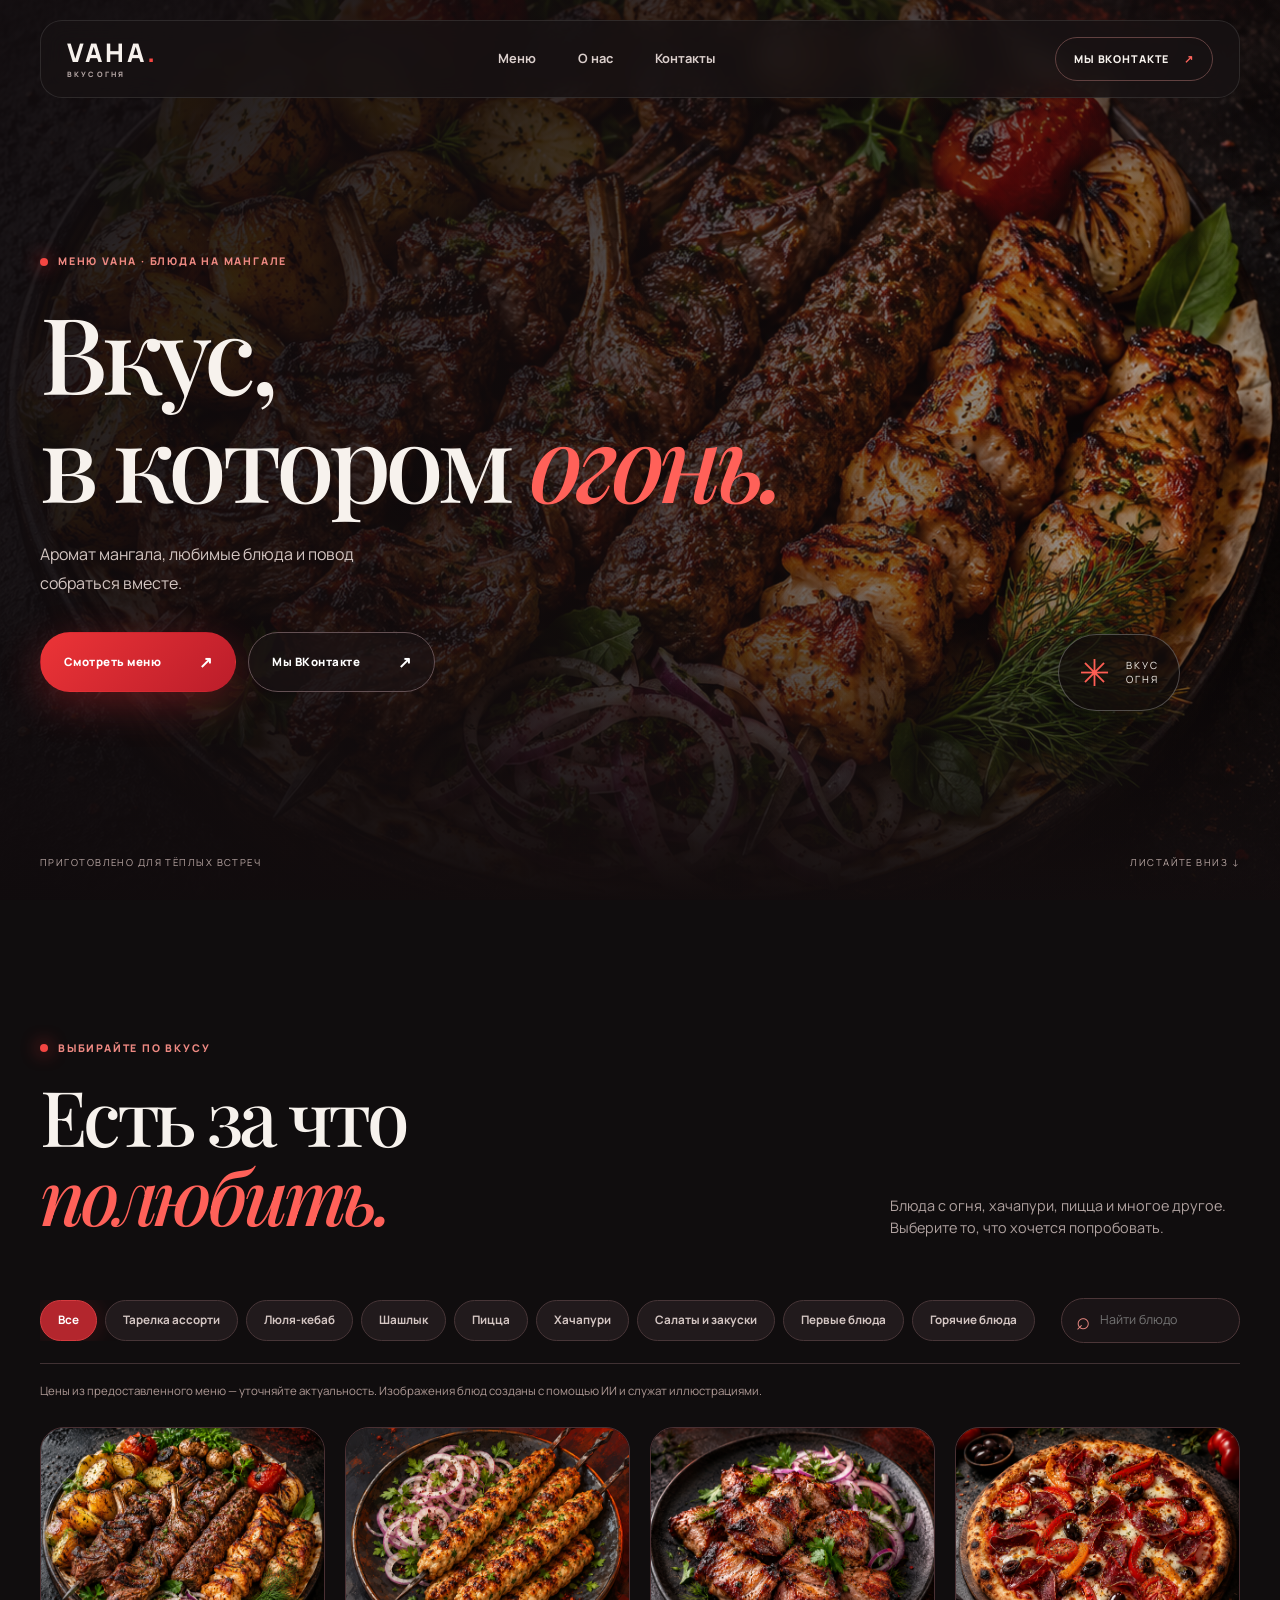
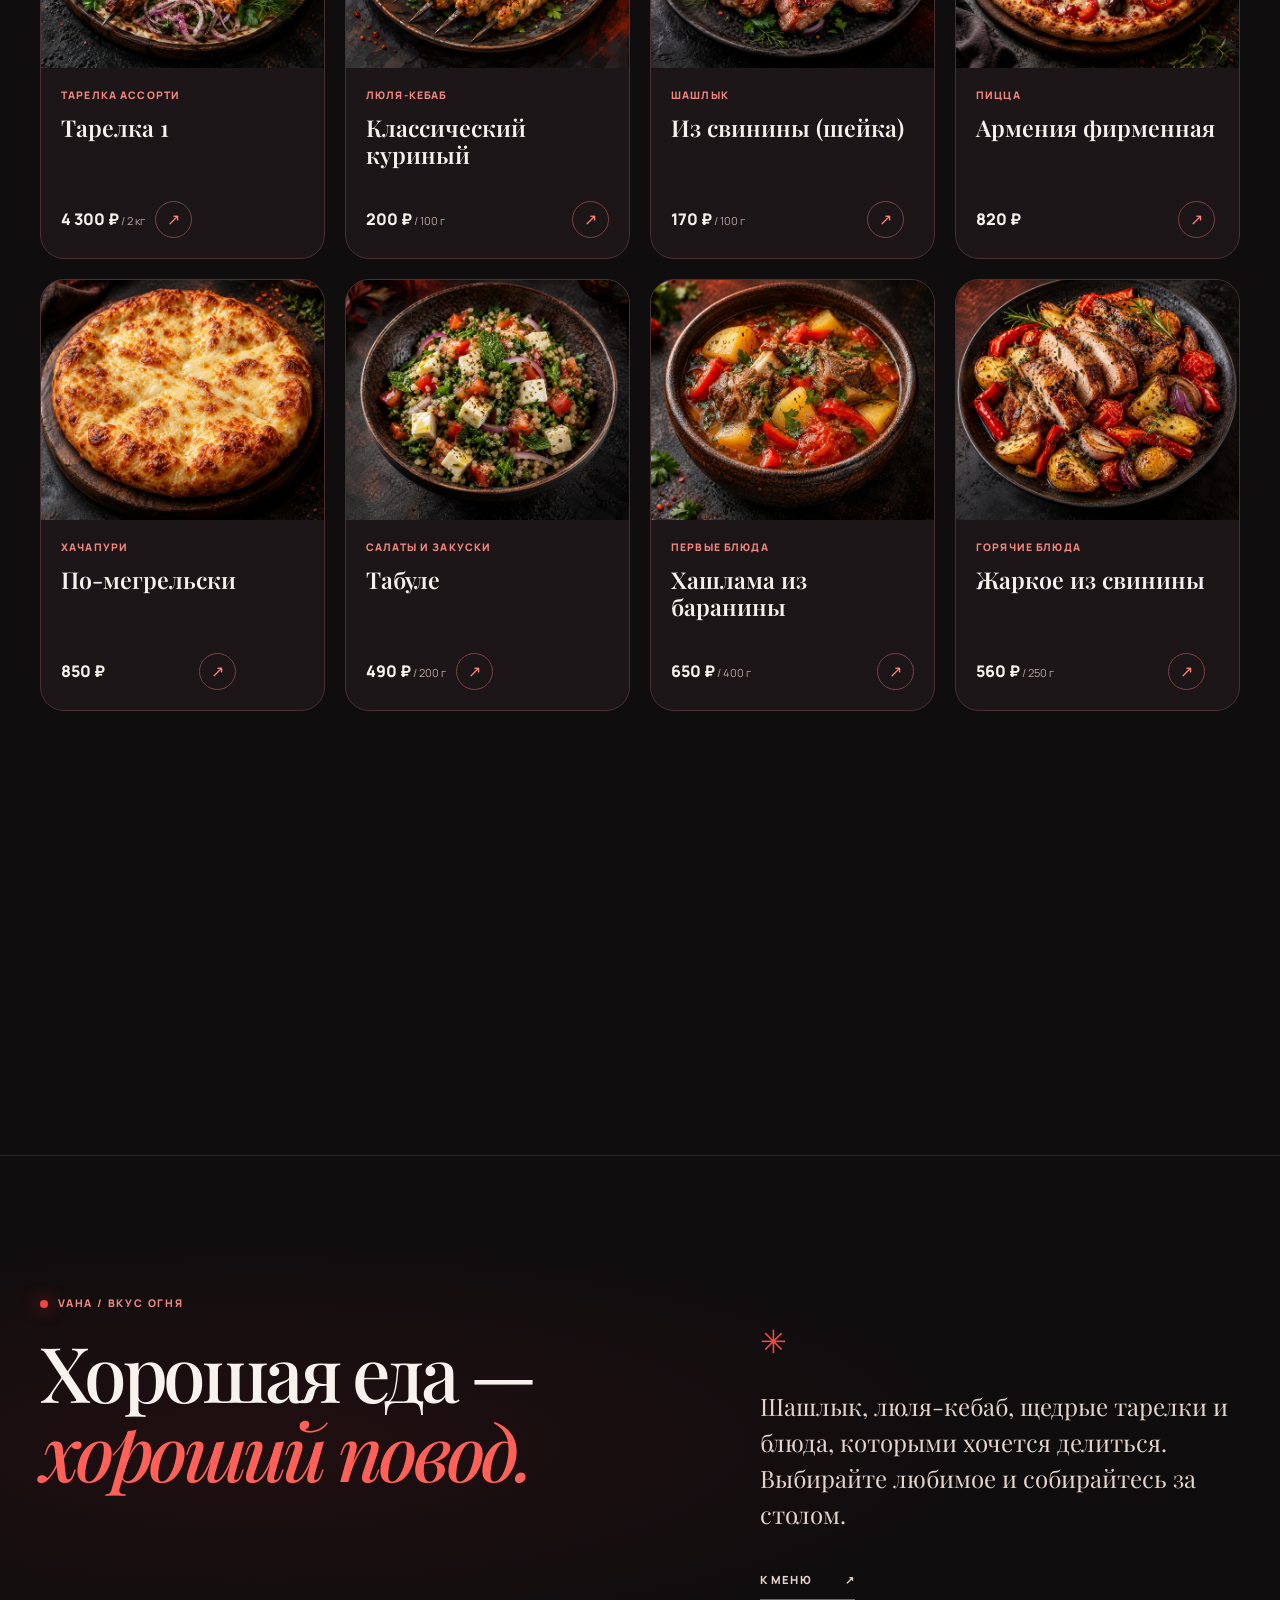
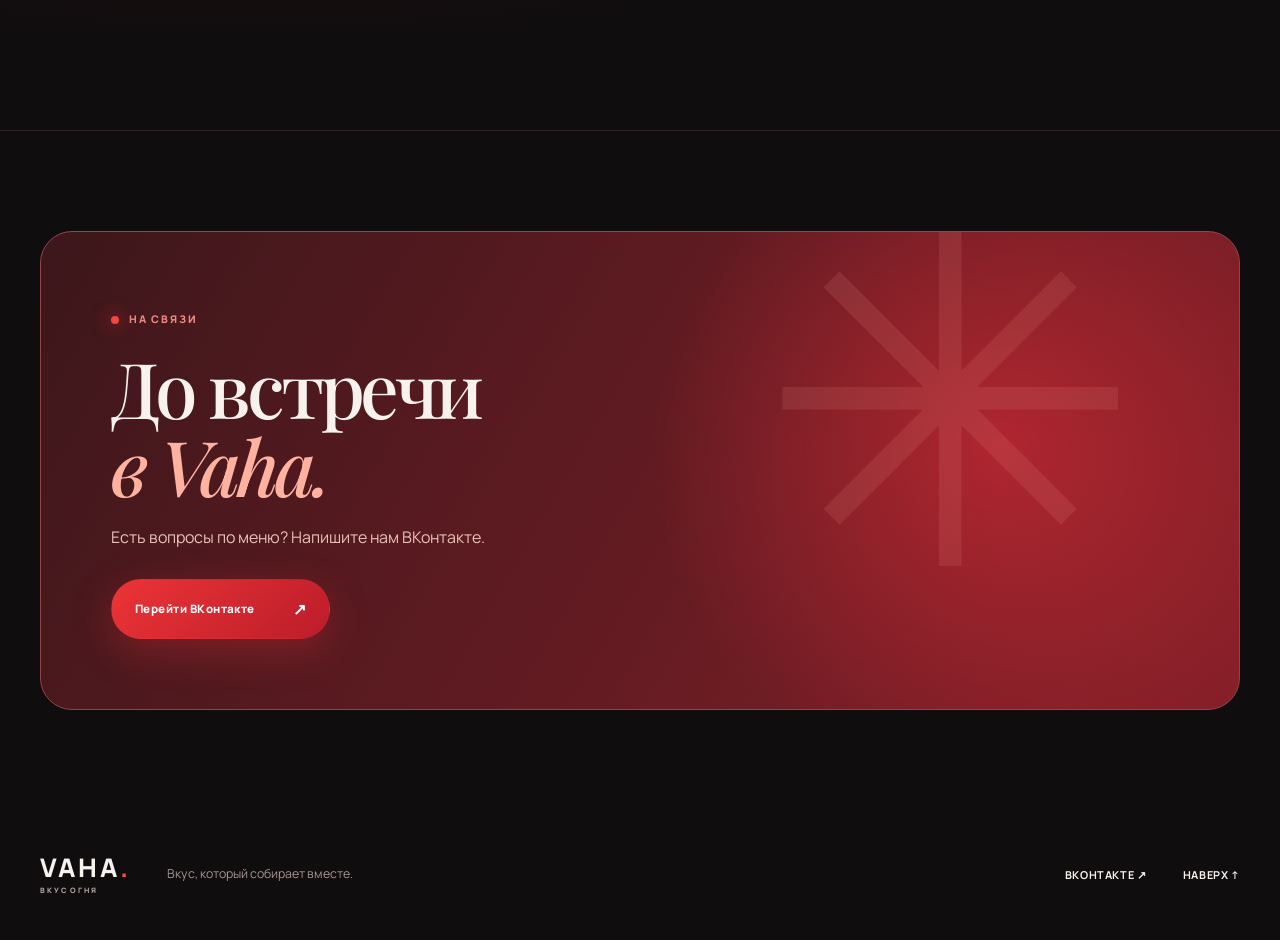
<file: index.html>
<!doctype html>
<html lang="ru"><head>
<meta charset="utf-8"><meta name="viewport" content="width=device-width, initial-scale=1"><meta name="theme-color" content="#100d0e">
<meta name="description" content="Vaha — блюда на мангале, люля-кебаб, пицца и хачапури.">
<title>VAHA — вкус огня</title><link rel="stylesheet" href="styles.css"><script src="menu.js" defer></script><script src="app.js" defer></script>
</head><body>
<a class="skip-link" href="#menu">Перейти к меню</a>
<header class="header" id="top"><div class="header-inner"><a class="brand" href="#top" aria-label="Vaha — на главную">VAHA<span>.</span><small>ВКУС ОГНЯ</small></a><nav class="navigation" id="navigation" aria-label="Основная навигация"><a href="#menu">Меню</a><a href="#about">О нас</a><a href="#contact">Контакты</a></nav><a class="header-cta" href="https://vk.ru/arm_mur89" target="_blank" rel="noopener noreferrer">МЫ ВКОНТАКТЕ <span>↗</span></a><button class="menu-toggle" type="button" aria-expanded="false" aria-controls="navigation"><span></span><span></span><span class="sr-only">Открыть меню</span></button></div></header>
<main>
<section class="hero"><div class="hero-image" aria-hidden="true"></div><div class="hero-shade"></div><div class="hero-inner"><div class="hero-content"><p class="eyebrow"><span></span> МЕНЮ VAHA · БЛЮДА НА МАНГАЛЕ</p><h1>Вкус,<br>в котором <em>огонь.</em></h1><p class="hero-copy">Аромат мангала, любимые блюда и повод собраться вместе.</p><div class="hero-actions"><a class="button primary" href="#menu">Смотреть меню <span>↗</span></a><a class="button ghost" href="https://vk.ru/arm_mur89" target="_blank" rel="noopener noreferrer">Мы ВКонтакте <span>↗</span></a></div></div><div class="hero-label" aria-hidden="true"><span>✳</span><p>ВКУС<br>ОГНЯ</p></div></div><div class="hero-foot"><span>ПРИГОТОВЛЕНО ДЛЯ ТЁПЛЫХ ВСТРЕЧ</span><a href="#menu">ЛИСТАЙТЕ ВНИЗ ↓</a></div></section>
<section class="menu-section wrap" id="menu"><div class="section-heading reveal"><div><p class="eyebrow"><span></span> ВЫБИРАЙТЕ ПО ВКУСУ</p><h2>Есть за что<br><em>полюбить.</em></h2></div><p>Блюда с огня, хачапури, пицца и многое другое. Выберите то, что хочется попробовать.</p></div><div class="menu-tools"><div class="filters" aria-label="Категории меню"></div><label class="search"><span aria-hidden="true">⌕</span><span class="sr-only">Найти блюдо</span><input type="search" id="menu-search" placeholder="Найти блюдо"></label></div><p class="menu-note">Цены из предоставленного меню — уточняйте актуальность. Изображения блюд созданы с помощью ИИ и служат иллюстрациями.</p><div class="dish-grid" id="dish-grid"></div><p class="empty" hidden>Ничего не найдено. Попробуйте другой запрос.</p><div class="more-card reveal"><div><p class="eyebrow"><span></span> БОЛЬШЕ ВКУСОВ</p><h3>Другие блюда<br><em>тоже ждут вас.</em></h3><p>Полный ассортимент и актуальные цены уточняйте на нашей странице.</p></div><a class="button ghost" href="https://vk.ru/arm_mur89" target="_blank" rel="noopener noreferrer">Перейти ВКонтакте <span>↗</span></a></div></section>
<section class="about" id="about"><div class="wrap about-inner reveal"><div><p class="eyebrow"><span></span> VAHA / ВКУС ОГНЯ</p><h2>Хорошая еда —<br><em>хороший повод.</em></h2></div><div class="about-copy"><span class="star">✳</span><p>Шашлык, люля-кебаб, щедрые тарелки и блюда, которыми хочется делиться. Выбирайте любимое и собирайтесь за столом.</p><a class="text-link" href="#menu">К МЕНЮ <span>↗</span></a></div></div></section>
<section class="contact wrap reveal" id="contact"><div class="contact-panel"><div><p class="eyebrow"><span></span> НА СВЯЗИ</p><h2>До встречи<br><em>в Vaha.</em></h2><p>Есть вопросы по меню? Напишите нам ВКонтакте.</p><a class="button primary" href="https://vk.ru/arm_mur89" target="_blank" rel="noopener noreferrer">Перейти ВКонтакте <span>↗</span></a></div><div class="contact-symbol" aria-hidden="true">✳</div></div></section>
</main><footer class="footer wrap"><a class="brand" href="#top">VAHA<span>.</span><small>ВКУС ОГНЯ</small></a><p>Вкус, который собирает вместе.</p><a href="https://vk.ru/arm_mur89" target="_blank" rel="noopener noreferrer">ВКОНТАКТЕ ↗</a><a href="#top">НАВЕРХ ↑</a></footer>
<dialog id="dish-dialog" aria-labelledby="dialog-title"><div class="dialog-inner"><button class="dialog-close" type="button" aria-label="Закрыть">×</button><div id="dialog-content"></div></div></dialog>
</body></html>
</file>
<file: styles.css>
@import url('https://fonts.googleapis.com/css2?family=Manrope:wght@400;500;600;700;800&family=Playfair+Display:ital,wght@0,500;0,600;0,700;1,500;1,600&display=swap');
:root{--bg:#100d0e;--panel:#1b1517;--ink:#f7f2ed;--muted:#b0a2a0;--red:#f44642;--line:#403133;--serif:'Playfair Display',Georgia,serif;--sans:Manrope,Arial,sans-serif}*{box-sizing:border-box}html{scroll-behavior:smooth}body{margin:0;background:var(--bg);color:var(--ink);font-family:var(--sans);line-height:1.5}body.modal-open{overflow:hidden}a{color:inherit;text-decoration:none}button,input{font:inherit}button{cursor:pointer}img{display:block;max-width:100%}:focus-visible{outline:3px solid #ff8c7a;outline-offset:4px}.sr-only{position:absolute;width:1px;height:1px;overflow:hidden;clip:rect(0,0,0,0)}.skip-link{position:fixed;top:-100px;left:12px;z-index:100;background:white;color:#111;padding:12px}.skip-link:focus{top:12px}.wrap{width:min(1320px,calc(100% - 80px));margin:auto}.header{position:absolute;z-index:10;left:0;right:0;top:20px;padding:0 40px}.header-inner{max-width:1320px;margin:auto;border:1px solid #ffffff1a;border-radius:22px;background:#171213cc;backdrop-filter:blur(12px);height:78px;display:flex;align-items:center;justify-content:space-between;padding:0 26px}.brand{font-size:1.6rem;font-weight:800;letter-spacing:.12em;line-height:1}.brand span{color:var(--red)}.brand small{display:block;color:#b3a5a3;font-size:.46rem;letter-spacing:.25em;margin-top:6px}.navigation{display:flex;gap:42px;color:#dbcfcc;font-size:.8rem;font-weight:700}.navigation a:hover,.footer a:hover{color:#ff7870}.header-cta{border:1px solid #614140;border-radius:100px;padding:13px 18px;font-size:.67rem;font-weight:800;letter-spacing:.08em}.header-cta span{margin-left:12px;color:#ff665e}.menu-toggle{display:none}.hero{min-height:760px;height:100svh;max-height:1000px;position:relative;overflow:hidden;background:#160e10}.hero-image{position:absolute;inset:0;background:url('assets/assorti.png') center 47%/cover no-repeat}.hero-shade{position:absolute;inset:0;background:linear-gradient(90deg,#100b0ded 0%,#130c0dc7 42%,#160b0d4d 100%),linear-gradient(0deg,#100d0e 0%,transparent 35%),linear-gradient(180deg,#100d0e80,transparent 30%)}.hero-inner{position:relative;width:min(1320px,calc(100% - 80px));height:100%;margin:auto;display:flex;align-items:center}.hero-content{max-width:780px;padding-top:35px}.eyebrow{display:flex;align-items:center;gap:10px;font-size:.66rem;font-weight:800;letter-spacing:.17em;color:#ee8982}.eyebrow span{width:8px;height:8px;background:var(--red);border-radius:50%;box-shadow:0 0 18px #f33}.hero h1,.section-heading h2,.about h2,.contact h2{font-family:var(--serif);font-weight:500;letter-spacing:-.055em;line-height:1.02}.hero h1{font-size:clamp(4rem,8.3vw,8.2rem);margin:27px 0}.hero h1 em,h2 em,.more-card h3 em{font-weight:500;color:#ff6159}.hero-copy{font-size:1rem;line-height:1.8;color:#d3c5c1;max-width:390px}.hero-actions{display:flex;gap:12px;margin-top:34px}.button{display:inline-flex;align-items:center;justify-content:space-between;gap:38px;border-radius:100px;padding:17px 23px;font-weight:800;font-size:.72rem;letter-spacing:.04em;border:1px solid transparent;transition:transform .25s,box-shadow .25s}.button:hover{transform:translateY(-3px)}.primary{background:linear-gradient(135deg,#ec3437,#bb1d2a);color:#fff;box-shadow:0 12px 40px #e32e3452}.primary:hover{box-shadow:0 15px 45px #e32e3480}.ghost{border-color:#635053;background:#1a1315a8;color:white}.button span{font-size:1rem}.hero-label{position:absolute;right:5%;bottom:21%;display:flex;align-items:center;gap:14px;border:1px solid #ffffff42;border-radius:80px;background:#140e0dbb;padding:10px 20px;font-size:.62rem;letter-spacing:.2em}.hero-label span{font-size:2.3rem;color:#ff5e54}.hero-label p{margin:0}.hero-foot{position:absolute;bottom:30px;left:0;right:0;width:min(1320px,calc(100% - 80px));margin:auto;display:flex;justify-content:space-between;font-size:.6rem;letter-spacing:.15em;color:#b9a7a4}.menu-section{padding:130px 0}.section-heading{display:flex;justify-content:space-between;align-items:end;gap:30px}.section-heading h2,.about h2,.contact h2{font-size:clamp(3.2rem,6vw,6.5rem);margin:20px 0}.section-heading>p{color:var(--muted);max-width:350px;font-size:.9rem}.menu-tools{display:flex;align-items:center;justify-content:space-between;gap:20px;margin-top:45px;padding-bottom:20px;border-bottom:1px solid var(--line)}.filters{display:flex;gap:8px;overflow:auto;scrollbar-width:thin}.filter{white-space:nowrap;border:1px solid #473537;background:#211a1c;color:#d4c6c3;border-radius:100px;padding:11px 17px;font-size:.73rem;font-weight:700}.filter[aria-pressed=true]{background:#b3262d;border-color:#d53b3f;color:#fff;box-shadow:0 0 25px #be272b40}.search{display:flex;align-items:center;gap:10px;color:#e68780;min-width:175px;border:1px solid #4c3638;border-radius:100px;padding:0 14px;background:#1a1416}.search span[aria-hidden]{font-size:1.5rem}.search input{width:125px;min-width:0;background:transparent;border:0;color:white;outline:0;padding:12px 0;font-size:.78rem}.search:focus-within{outline:2px solid #ff8c7a}.menu-note{font-size:.72rem;color:#ae9995;margin:18px 0 28px}.dish-grid{display:grid;grid-template-columns:repeat(4,minmax(0,1fr));gap:20px}.dish{display:flex;flex-direction:column;min-width:0;padding:0;text-align:left;color:var(--ink);background:#1c1618;border:1px solid #4a3033;border-radius:24px;overflow:hidden;transition:transform .25s,box-shadow .25s,border-color .25s}.dish:hover{transform:translateY(-5px);border-color:#ad4545;box-shadow:0 18px 40px #0007,0 0 32px #c32b2b20}.dish-picture{width:100%;aspect-ratio:1.18;object-fit:cover;background:#2b2021}.dish-content{display:flex;flex-direction:column;flex:1;padding:20px}.dish-category{font-size:.65rem;font-weight:800;letter-spacing:.11em;text-transform:uppercase;color:#f2877f}.dish h3{font-family:var(--serif);font-size:1.45rem;line-height:1.15;font-weight:600;margin:12px 0}.dish-bottom{display:flex;justify-content:space-between;align-items:center;gap:10px;margin-top:auto;padding-top:20px}.dish-price{font-size:1rem;font-weight:800}.dish-unit{font-size:.69rem;color:#b9a7a2}.dish-arrow{display:grid;place-items:center;width:37px;height:37px;border:1px solid #7a4244;border-radius:50%;color:#ff827b}.empty{padding:35px;color:var(--muted)}.more-card{margin-top:22px;background:radial-gradient(circle at 90% 50%,#8d202a44,transparent 40%),#1c1517;border:1px solid #4f3032;border-radius:28px;padding:40px;display:flex;justify-content:space-between;align-items:end;gap:25px}.more-card h3{font:500 clamp(2rem,4vw,3.5rem)/1.1 var(--serif);letter-spacing:-.04em;margin:15px 0}.more-card p:not(.eyebrow){color:var(--muted);font-size:.86rem;max-width:430px;margin-bottom:0}.about{border-top:1px solid #302427;border-bottom:1px solid #302427;background:radial-gradient(ellipse at 20% 50%,#781a2029,transparent 50%)}.about-inner{display:grid;grid-template-columns:1.2fr 1fr;gap:12%;padding-top:130px;padding-bottom:130px}.about-copy{padding-top:30px;font-family:var(--serif);font-size:1.5rem;line-height:1.5;color:#e5d4ce}.star{display:block;color:#f54a44;font-size:2rem;margin-bottom:20px}.text-link{display:inline-block;font-family:var(--sans);font-size:.7rem;letter-spacing:.1em;font-weight:800;border-bottom:1px solid #b44b49;padding-bottom:10px}.text-link span{margin-left:30px}.contact{padding-top:100px;padding-bottom:100px}.contact-panel{border-radius:32px;overflow:hidden;position:relative;padding:70px;background:radial-gradient(circle at 80% 45%,#d42b36a1,transparent 35%),linear-gradient(120deg,#3c171b,#851f28);border:1px solid #94434a}.contact-panel>div:first-child{position:relative;z-index:1}.contact h2 em{color:#ffb2a0}.contact p:not(.eyebrow){color:#e9c1ba;margin-bottom:30px}.contact-symbol{position:absolute;right:8%;top:-15%;font-size:clamp(15rem,36vw,30rem);line-height:1;color:#ffb7a51c}.footer{min-height:130px;display:flex;align-items:center;gap:36px}.footer p{margin:0 auto 0 0;color:#a59491;font-size:.77rem}.footer>a:not(.brand){font-size:.68rem;letter-spacing:.06em;font-weight:700}dialog{border:1px solid #73474a;border-radius:28px;padding:0;max-width:min(880px,calc(100% - 32px));max-height:calc(100% - 32px);background:#211719;color:white;box-shadow:0 0 70px #c32b2b26}dialog::backdrop{background:#090607dc}.dialog-inner{position:relative;padding:clamp(22px,4vw,42px)}.dialog-close{position:absolute;z-index:1;right:16px;top:15px;width:42px;height:42px;border:1px solid #835d5e;border-radius:50%;font-size:1.7rem;line-height:1;background:#211719;color:white}.dialog-layout{display:grid;grid-template-columns:1fr 1fr;gap:36px;align-items:center}.dialog-image{width:100%;aspect-ratio:1;object-fit:cover;border-radius:20px}.dialog-title{font:500 clamp(2rem,4vw,3.2rem)/1.1 var(--serif);margin:18px 0}.dialog-description{color:#d0c0bc}.dialog-price{font-size:1.2rem;font-weight:800}.dialog-unit{font-size:.8rem;color:#bfa9a4;font-weight:400}.dialog-note{font-size:.7rem;color:#b7a39f;margin:24px 0}.reveal{transition:opacity .6s,transform .6s}.has-reveal .reveal{opacity:0;transform:translateY(24px)}.has-reveal .reveal.visible{opacity:1;transform:none}
@media(max-width:1000px){.dish-grid{grid-template-columns:repeat(3,minmax(0,1fr))}.menu-tools{flex-direction:column;align-items:stretch}.search{width:100%}.search input{width:100%}.about-inner{gap:6%}}
@media(max-width:700px){.wrap{width:calc(100% - 36px)}.header{top:12px;padding:0 18px}.header-inner{height:68px;padding:0 18px}.header-cta{display:none}.menu-toggle{display:grid;gap:6px;border:0;background:none;padding:12px}.menu-toggle span:not(.sr-only){display:block;width:24px;height:2px;background:white}.navigation{display:none;position:absolute;top:77px;left:0;right:0;flex-direction:column;gap:20px;background:#22191b;border:1px solid #58393b;border-radius:18px;padding:22px}.navigation.open{display:flex}.hero{min-height:650px;height:92svh}.hero-inner{width:calc(100% - 36px);align-items:flex-end;padding-bottom:120px}.hero-image{background-position:57% center}.hero-shade{background:linear-gradient(0deg,#100d0e 0%,#100b0dd9 40%,#100b0d30 100%)}.hero h1{font-size:clamp(3.4rem,13vw,5rem)}.hero-content{padding-top:0}.hero-copy{max-width:300px}.hero-label{display:none}.hero-foot{width:calc(100% - 36px)}.hero-foot span{display:none}.menu-section{padding:85px 0}.section-heading{display:block}.section-heading>p{margin-top:20px}.menu-tools{margin-top:32px}.filters{margin-right:-18px;padding-right:18px}.dish-grid{grid-template-columns:repeat(2,minmax(0,1fr));gap:12px}.dish{border-radius:19px}.dish-content{padding:14px}.dish h3{font-size:1.12rem}.dish-bottom{padding-top:14px}.dish-arrow{width:30px;height:30px}.dish-price{font-size:.85rem}.more-card{display:block;padding:25px}.more-card .button{margin-top:25px}.about-inner{display:block;padding-top:80px;padding-bottom:80px}.about-copy{font-size:1.25rem}.contact{padding-top:70px;padding-bottom:70px}.contact-panel{padding:35px 25px}.contact-symbol{right:-30%;top:0}.footer{padding-top:20px;padding-bottom:30px;flex-wrap:wrap;gap:20px}.footer p{width:100%;order:2}.dialog-layout{grid-template-columns:1fr;gap:22px}.dialog-image{max-height:35vh}.dialog-inner{padding:22px}.dialog-title{margin:12px 0}}
@media(max-width:360px){.hero-actions{flex-wrap:wrap}.dish-grid{gap:10px}.dish-content{padding:12px}.dish-category{font-size:.58rem}}
@media(prefers-reduced-motion:reduce){html{scroll-behavior:auto}*,*::before,*::after{animation-duration:.01ms!important;transition-duration:.01ms!important}.has-reveal .reveal{opacity:1;transform:none}}
@media(max-width:700px){.hero-actions .button{gap:14px;padding:15px 17px;font-size:.68rem}}@media(max-width:360px){.hero-actions{align-items:stretch;flex-direction:column;max-width:240px}.hero-actions .button{width:100%}.hero-inner{padding-bottom:95px}.hero h1{font-size:3.25rem}.hero-copy{font-size:.9rem}}
</file>
